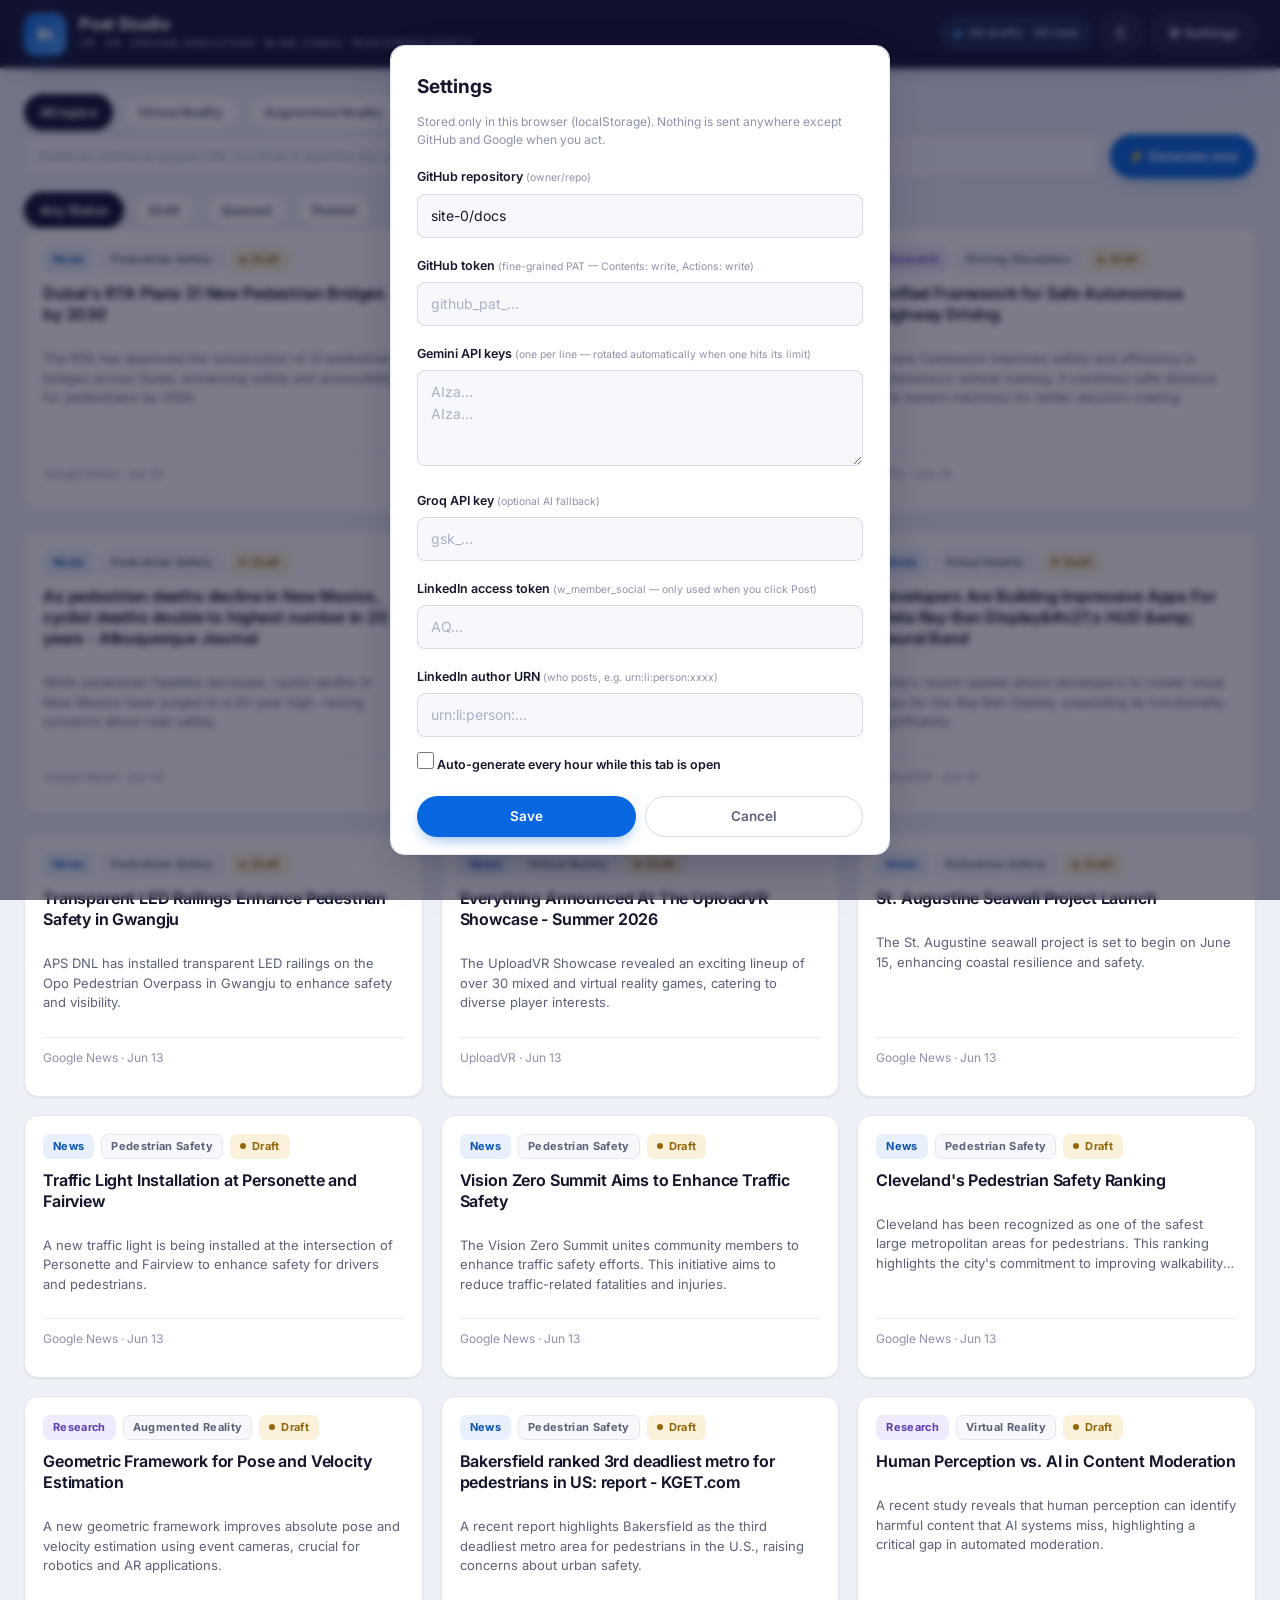
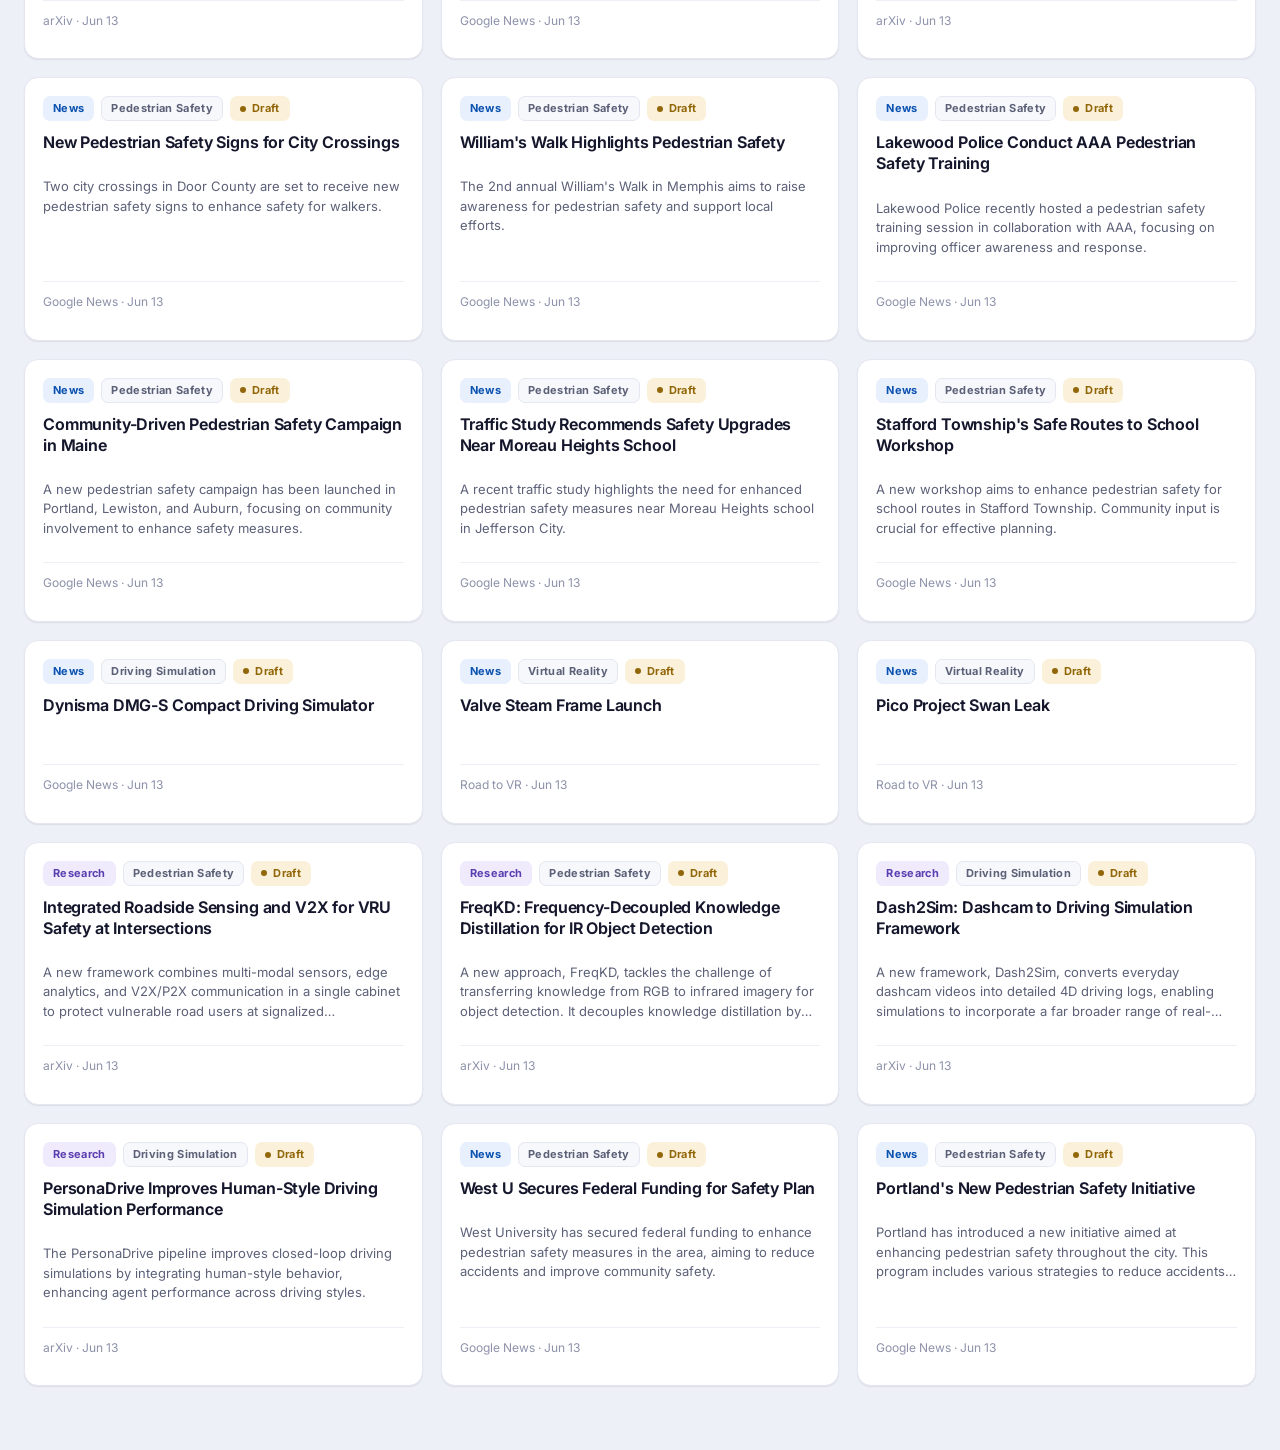
<file: docs/index.html>
<!DOCTYPE html>
<html lang="en">
<head>
  <meta charset="UTF-8" />
  <meta name="viewport" content="width=device-width, initial-scale=1.0" />
  <title>VR/AR &amp; Road-Safety — LinkedIn Post Studio</title>
  <!-- load CSS cache-busted so deploys always show the latest -->
  <script>document.write('<link rel="stylesheet" href="styles.css?v=' + Date.now() + '">');</script>
  <link rel="preconnect" href="https://fonts.googleapis.com" />
  <link href="https://fonts.googleapis.com/css2?family=Inter:wght@400;500;600;700&display=swap" rel="stylesheet" />
  <!-- slide fonts (live carousel preview) -->
  <link href="https://fonts.googleapis.com/css2?family=Anton&family=Bebas+Neue&family=Poppins:wght@400;500;600;700&display=swap" rel="stylesheet" />
</head>
<body>
  <header class="topbar">
    <div class="topbar-inner">
    <div class="brand">
      <span class="logo">in</span>
      <div>
        <h1>Post Studio</h1>
        <p class="tagline">VR · AR · Driving Simulation · Blind Zones · Pedestrian Safety</p>
      </div>
    </div>
    <div class="topbar-actions">
      <span id="status-pill" class="pill">Loading…</span>
      <button id="refresh-btn" class="btn ghost" title="Reload posts">↻</button>
      <button id="settings-btn" class="btn ghost">⚙ Settings</button>
    </div>
    </div>
  </header>

  <main id="app">
    <!-- views injected here -->
  </main>

  <!-- Settings modal -->
  <div id="settings-modal" class="modal hidden">
    <div class="modal-card">
      <h2>Settings</h2>
      <p class="hint">Stored only in this browser (localStorage). Nothing is sent anywhere except GitHub and Google when you act.</p>

      <label>GitHub repository <small>(owner/repo)</small></label>
      <input id="set-repo" type="text" placeholder="yourname/linkedin" />

      <label>GitHub token <small>(fine-grained PAT — Contents: write, Actions: write)</small></label>
      <input id="set-ghtoken" type="password" placeholder="github_pat_…" />

      <label>Gemini API keys <small>(one per line — rotated automatically when one hits its limit)</small></label>
      <textarea id="set-gemini" rows="3" placeholder="AIza…&#10;AIza…"></textarea>

      <label>Groq API key <small>(optional AI fallback)</small></label>
      <input id="set-groq" type="password" placeholder="gsk_…" />

      <label>LinkedIn access token <small>(w_member_social — only used when you click Post)</small></label>
      <input id="set-litoken" type="password" placeholder="AQ…" />

      <label>LinkedIn author URN <small>(who posts, e.g. urn:li:person:xxxx)</small></label>
      <input id="set-liurn" type="text" placeholder="urn:li:person:…" />

      <label class="checkbox" style="margin-top:14px">
        <input id="set-autohour" type="checkbox" />
        <span>Auto-generate every hour while this tab is open</span>
      </label>

      <div class="modal-actions">
        <button id="set-save" class="btn primary">Save</button>
        <button id="set-cancel" class="btn ghost">Cancel</button>
      </div>
      <p class="hint" id="set-status"></p>
    </div>
  </div>

  <div id="toast" class="toast hidden"></div>

  <!-- load JS cache-busted, in order (slide-render before app) -->
  <script>
    (function () {
      var v = "?v=" + Date.now();
      ["slide-render.js", "app.js"].forEach(function (src) {
        var s = document.createElement("script");
        s.src = src + v; s.async = false;
        document.body.appendChild(s);
      });
    })();
  </script>
</body>
</html>
</file>
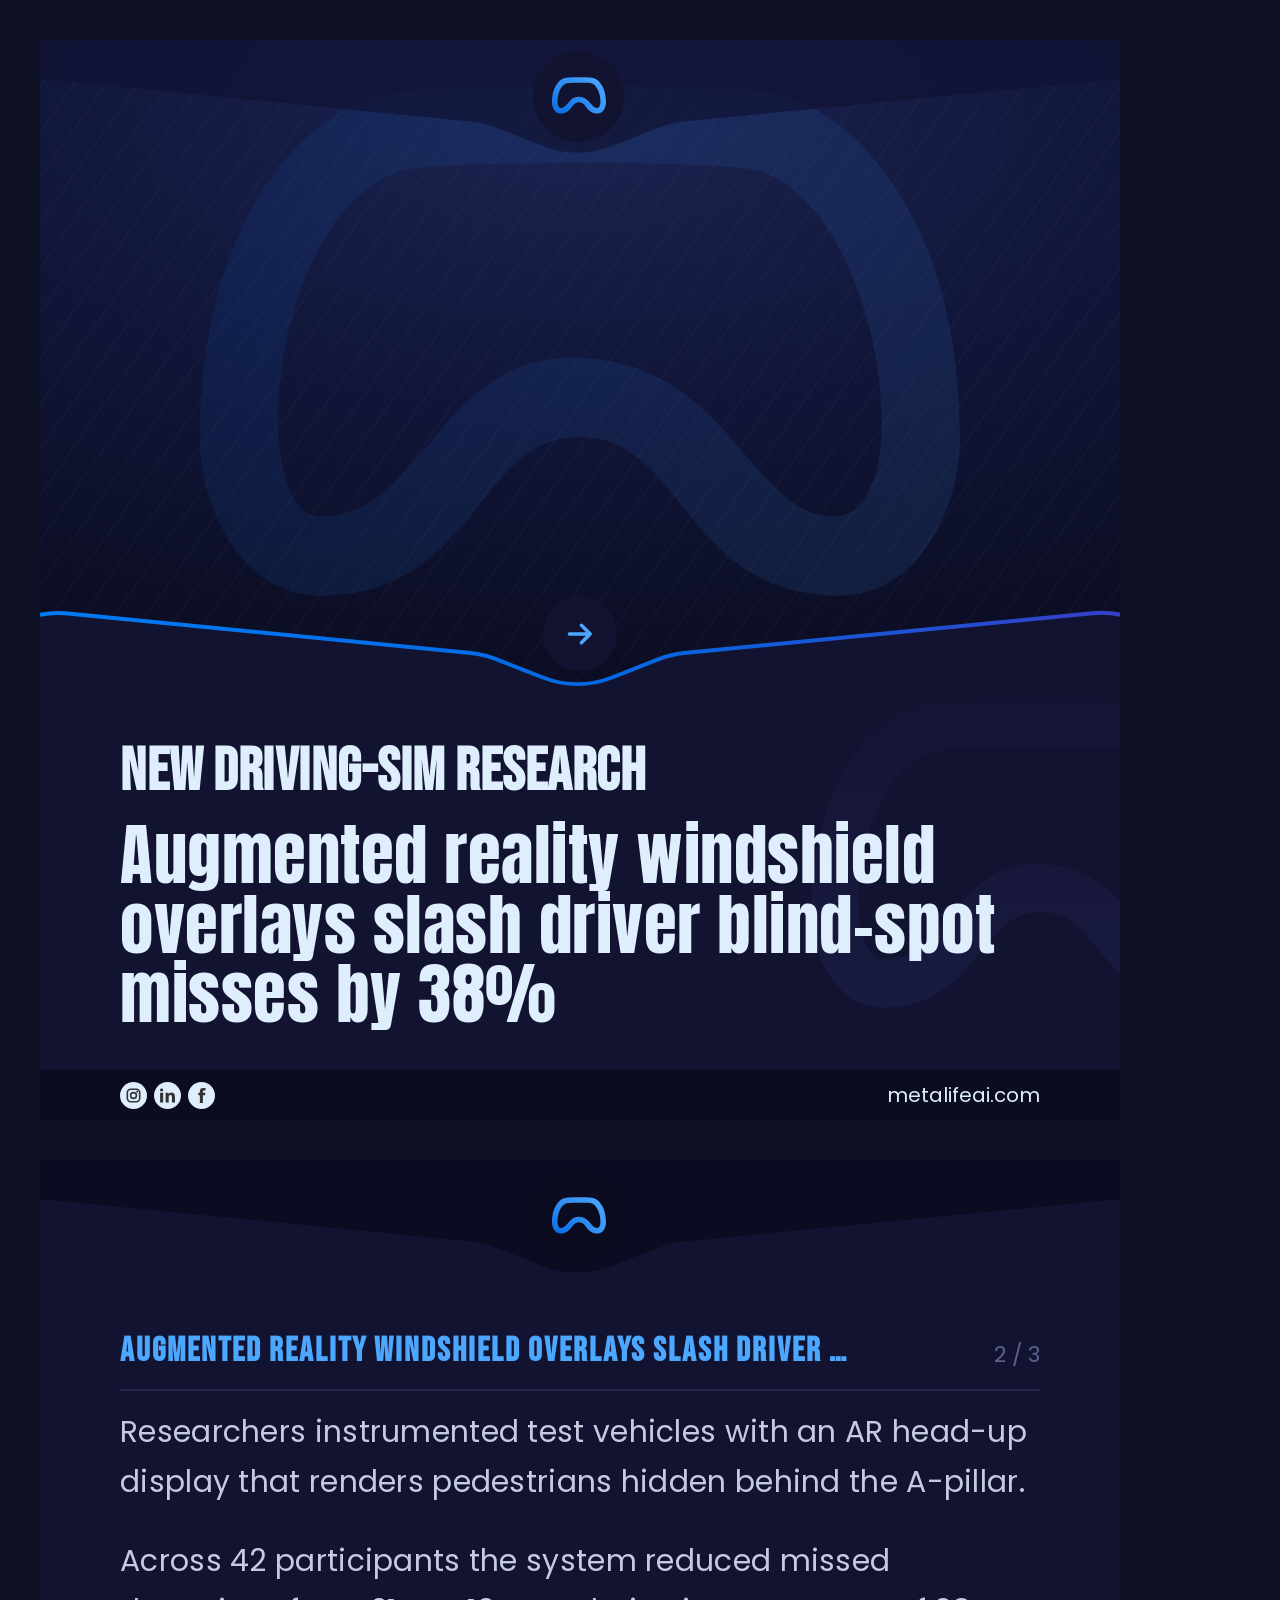
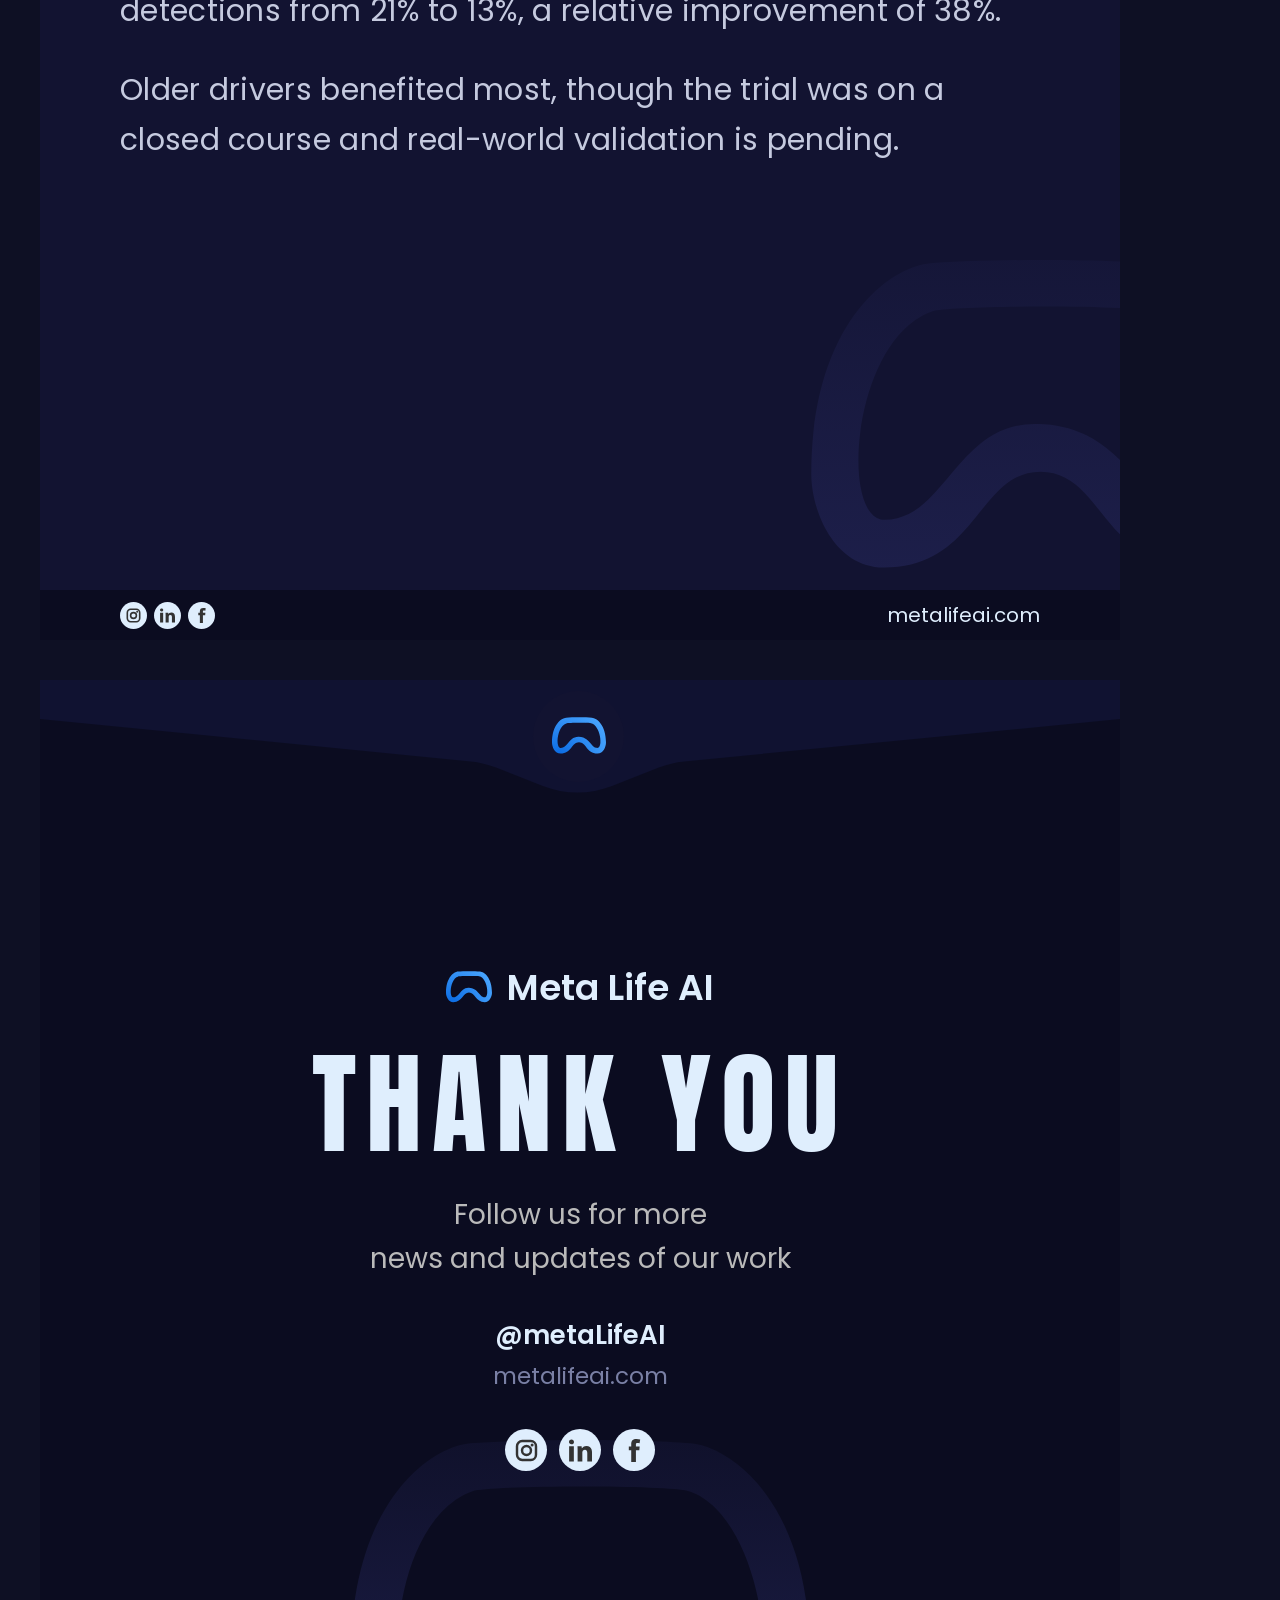
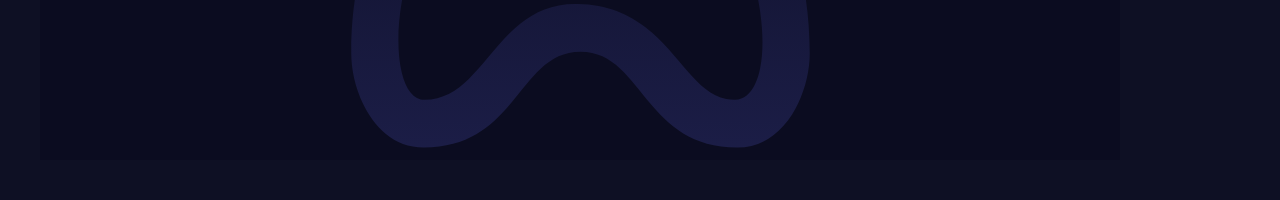
<file: docs/render.html>
<!DOCTYPE html>
<html lang="en">
<head>
  <meta charset="UTF-8" />
  <!-- Slide fonts. The server renderer waits for document.fonts.ready. -->
  <link rel="preconnect" href="https://fonts.googleapis.com" />
  <link rel="preconnect" href="https://fonts.gstatic.com" crossorigin />
  <link href="https://fonts.googleapis.com/css2?family=Anton&family=Bebas+Neue&family=Poppins:wght@400;500;600;700&display=swap" rel="stylesheet" />
  <style>
    html, body { margin: 0; padding: 0; background: #0e1024; }
    #slides { display: flex; flex-direction: column; gap: 40px; padding: 40px; }
    .ml-slide { width: 1080px; height: 1080px; position: relative; overflow: hidden; background: #121331; }
  </style>
  <script src="slide-render.js"></script>
</head>
<body>
  <div id="slides"></div>
  <script>
    // Render slides from window.__SLIDES__ (set by Playwright via addInitScript
    // or by ?data=<base64-json>). Each becomes a .ml-slide div the renderer
    // screenshots individually.
    function getData() {
      if (window.__SLIDES__) return window.__SLIDES__;
      return { handle: "metalifeai.com", post: {
        template: "cover", kicker: "NEW DRIVING-SIM RESEARCH",
        headline: "Augmented reality windshield overlays slash driver blind-spot misses by 38%",
        summary: "A closed-course study with 42 drivers.",
        details: ["Researchers instrumented test vehicles with an AR head-up display that renders pedestrians hidden behind the A-pillar.",
                  "Across 42 participants the system reduced missed detections from 21% to 13%, a relative improvement of 38%.",
                  "Older drivers benefited most, though the trial was on a closed course and real-world validation is pending."],
        thank_you: true } };
    }
    async function build() {
      window.__SLIDES_READY__ = false;
      const data = getData();
      // make sure the slide fonts are loaded before measuring/fitting
      if (document.fonts && document.fonts.ready) { try { await document.fonts.ready; } catch (e) {} }
      window.MLSlides.renderInto(document.getElementById("slides"), data.post || {}, { handle: data.handle });
      window.__SLIDES_READY__ = true;
    }
    build();
    window.renderSlides = build;
  </script>
</body>
</html>
</file>
<file: docs/styles.css>
/* ============================================================================
   VR/AR & Road-Safety — LinkedIn Post Studio
   Visual system: harmonised with the Meta Life AI carousel brand the studio
   produces — deep navy ink, electric-blue accent, cool-neutral canvas.
   (Logic, IDs and the slide renderer are untouched; this is styling only.)
   ========================================================================== */

:root {
  /* canvas + surfaces */
  --bg:          #eef0f7;
  --bg-grad:     radial-gradient(1200px 600px at 80% -10%, #e7ecfb 0%, #eef0f7 55%);
  --surface:     #ffffff;
  --surface-2:   #f7f8fc;
  --stage:       #eef1fa;

  /* ink */
  --ink:         #15172c;
  --muted:       #5c6178;
  --faint:       #8d92aa;

  /* lines */
  --line:        #e4e6f1;
  --line-soft:   #edeef6;
  --line-strong: #d4d8e8;

  /* brand (matches the slides) */
  --navy:        #121331;
  --navy-2:      #0b0c20;
  --accent:      #0667e1;
  --accent-ink:  #0a51b0;
  --accent-2:    #4ca8ff;
  --accent-soft: #e8f1fe;
  --accent-ring: rgba(6,103,225,.22);

  /* semantic */
  --ok:        #0c7a4a;   --ok-bg:     #e6f5ec;
  --warn:      #92670a;   --warn-bg:   #fbf1da;
  --info:      #0a51b0;   --info-bg:   #e7f0fc;
  --violet:    #5b3fb0;   --violet-bg: #efeafc;
  --danger:    #b53a23;   --danger-bg: #fbeae6;

  --r:    14px;
  --r-sm: 10px;
  --r-xs: 8px;
  --pill: 999px;

  --shadow-sm: 0 1px 2px rgba(20,22,46,.05), 0 1px 1px rgba(20,22,46,.04);
  --shadow:    0 2px 4px rgba(20,22,46,.05), 0 8px 24px -10px rgba(20,22,46,.16);
  --shadow-lg: 0 18px 50px -18px rgba(15,17,44,.42);
}

* { box-sizing: border-box; }
html { -webkit-text-size-adjust: 100%; }
body {
  margin: 0;
  font-family: Inter, -apple-system, "Segoe UI", Roboto, sans-serif;
  background: var(--bg);
  background-image: var(--bg-grad);
  background-attachment: fixed;
  color: var(--ink);
  line-height: 1.55;
  -webkit-font-smoothing: antialiased;
  text-rendering: optimizeLegibility;
}
h1, h2, h3 { margin: 0; letter-spacing: -0.01em; }
a { color: var(--accent); text-decoration: none; }
a:hover { color: var(--accent-ink); }

::selection { background: var(--accent-2); color: #fff; }
::-webkit-scrollbar { width: 11px; height: 11px; }
::-webkit-scrollbar-thumb { background: #c8ccde; border: 3px solid transparent; border-radius: 99px; background-clip: padding-box; }
::-webkit-scrollbar-thumb:hover { background: #aeb3cb; background-clip: padding-box; }

/* ----------------------------------------------------------------- top bar */
.topbar {
  position: sticky; top: 0; z-index: 30;
  background: linear-gradient(180deg, #15163a 0%, var(--navy) 100%);
  border-bottom: 1px solid rgba(120,140,220,.16);
  box-shadow: 0 1px 0 rgba(0,0,0,.2), 0 10px 30px -22px rgba(0,0,0,.8);
}
.topbar-inner {
  max-width: 1500px; margin: 0 auto;
  padding: 12px 24px;
  display: flex; align-items: center; justify-content: space-between; gap: 16px;
}
.brand { display: flex; align-items: center; gap: 13px; min-width: 0; }
.logo {
  position: relative; display: grid; place-items: center; flex: 0 0 auto;
  width: 42px; height: 42px; border-radius: 12px;
  background: linear-gradient(140deg, #0667e1 0%, #4ca8ff 100%);
  color: #fff; font-weight: 800; font-size: 19px; letter-spacing: -0.02em;
  box-shadow: 0 6px 18px -4px rgba(6,103,225,.65), inset 0 1px 0 rgba(255,255,255,.4);
}
.brand h1 { font-size: 17px; font-weight: 700; color: #fff; line-height: 1.15; }
.tagline {
  margin: 1px 0 0; font-size: 11px; font-weight: 500; letter-spacing: 0.04em;
  color: #9aa0c6; text-transform: uppercase; white-space: nowrap;
  overflow: hidden; text-overflow: ellipsis; max-width: 60vw;
}
.topbar-actions { display: flex; align-items: center; gap: 8px; flex: 0 0 auto; }

.pill {
  font-size: 12px; font-weight: 600; letter-spacing: 0.01em;
  padding: 6px 13px; border-radius: var(--pill);
  background: rgba(76,168,255,.13); color: #aecdf6;
  border: 1px solid rgba(76,168,255,.26);
  display: inline-flex; align-items: center; gap: 7px; white-space: nowrap;
}
.pill::before {
  content: ""; width: 6px; height: 6px; border-radius: 50%;
  background: var(--accent-2); box-shadow: 0 0 0 3px rgba(76,168,255,.22);
}

/* ----------------------------------------------------------------- buttons */
.btn {
  font: inherit; font-weight: 600; font-size: 13.5px; cursor: pointer;
  border-radius: var(--pill); padding: 9px 17px; border: 1px solid transparent;
  display: inline-flex; align-items: center; gap: 7px; white-space: nowrap;
  transition: background .16s, border-color .16s, box-shadow .16s, transform .06s, color .16s;
}
.btn:active { transform: translateY(1px); }
.btn.primary {
  background: var(--accent); color: #fff;
  box-shadow: 0 6px 16px -6px rgba(6,103,225,.6);
}
.btn.primary:hover { background: #0a5bcf; box-shadow: 0 8px 22px -7px rgba(6,103,225,.7); }
.btn.ok { background: var(--ok); color: #fff; box-shadow: 0 6px 16px -7px rgba(12,122,74,.6); }
.btn.ok:hover { background: #0a6c41; }
.btn.danger { background: var(--danger-bg); color: var(--danger); }
.btn.danger:hover { background: #f6d9d2; }
.btn.subtle { background: var(--accent-soft); color: var(--accent-ink); border-color: #d5e6fb; }
.btn.subtle:hover { background: #ddebfd; border-color: #c2dcfa; }
.btn.ghost { background: var(--surface); border-color: var(--line-strong); color: var(--muted); }
.btn.ghost:hover { background: var(--surface-2); border-color: var(--line-strong); color: var(--ink); }
.btn:disabled { opacity: .45; cursor: not-allowed; box-shadow: none; }

/* ghost buttons living on the dark top bar */
.topbar .btn.ghost {
  background: rgba(255,255,255,.06); border-color: rgba(255,255,255,.16); color: #d4d8ef;
}
.topbar .btn.ghost:hover { background: rgba(255,255,255,.12); border-color: rgba(255,255,255,.28); color: #fff; }
#refresh-btn { padding: 9px 13px; font-size: 15px; }

/* ----------------------------------------------------------------- layout */
main { max-width: 1500px; margin: 0 auto; padding: 26px 24px 64px; }

/* view transition */
#app { animation: rise .28s ease both; }
@keyframes rise { from { opacity: 0; transform: translateY(6px); } to { opacity: 1; transform: none; } }

/* ----------------------------------------------------------------- filters */
.filters { display: flex; flex-wrap: wrap; gap: 9px; align-items: center; }
.filters + .filters { margin-top: 10px; }
.filters:last-of-type { margin-bottom: 22px; }
.chip {
  font-size: 13px; font-weight: 600; cursor: pointer;
  padding: 7px 15px; border-radius: var(--pill);
  background: var(--surface); border: 1px solid var(--line-strong); color: var(--muted);
  transition: background .15s, color .15s, border-color .15s, box-shadow .15s;
}
.chip:hover { border-color: #b9bed6; color: var(--ink); }
.chip.active {
  background: var(--navy); color: #fff; border-color: var(--navy);
  box-shadow: 0 5px 14px -6px rgba(18,19,49,.6);
}
/* second row (status) reads as a lighter sub-filter */
.filters + .filters .chip { font-size: 12.5px; padding: 6px 13px; }
.filters + .filters .chip.active { background: var(--accent); border-color: var(--accent); }
.spacer { flex: 1; }

/* ------------------------------------------------------------- generate bar */
.gen-bar { display: flex; gap: 10px; margin: 4px 0 14px; }
.gen-url {
  flex: 1; min-width: 0; font: inherit; font-size: 14px;
  padding: 10px 14px; border: 1px solid var(--line); border-radius: var(--pill, 999px);
  background: var(--surface); color: var(--ink);
}
.gen-url:focus { outline: none; border-color: var(--brand); box-shadow: 0 0 0 3px rgba(10,102,194,.15); }
.gen-bar .btn { white-space: nowrap; }
@media (max-width: 600px) { .gen-bar { flex-direction: column; } }

/* ----------------------------------------------------------------- cards */
.grid { display: grid; grid-template-columns: repeat(auto-fill, minmax(316px, 1fr)); gap: 18px; }
.card {
  position: relative; overflow: hidden;
  background: var(--surface); border: 1px solid var(--line);
  border-radius: var(--r); box-shadow: var(--shadow-sm);
  padding: 18px 18px 16px; display: flex; flex-direction: column; gap: 11px;
  cursor: pointer; transition: box-shadow .18s, transform .12s, border-color .18s;
}
.card::before {
  content: ""; position: absolute; left: 0; top: 0; bottom: 0; width: 3px;
  background: linear-gradient(180deg, var(--accent), var(--accent-2));
  opacity: 0; transition: opacity .18s;
}
.card:hover { box-shadow: var(--shadow); transform: translateY(-3px); border-color: var(--line-strong); }
.card:hover::before { opacity: 1; }
.card-meta { display: flex; gap: 7px; align-items: center; flex-wrap: wrap; }
.tag {
  font-size: 11px; font-weight: 700; letter-spacing: 0.03em;
  padding: 3px 9px; border-radius: 7px;
  background: var(--surface-2); color: var(--muted); border: 1px solid var(--line);
}
.tag.research { background: var(--violet-bg); color: var(--violet); border-color: transparent; }
.tag.news     { background: var(--info-bg);  color: var(--info);  border-color: transparent; }
/* status tags get a leading dot for instant scanning */
.tag[class*="status-"] { display: inline-flex; align-items: center; gap: 6px; border-color: transparent; }
.tag[class*="status-"]::before { content: ""; width: 6px; height: 6px; border-radius: 50%; background: currentColor; }
.tag.status-draft  { background: var(--warn-bg); color: var(--warn); }
.tag.status-queued { background: var(--info-bg); color: var(--info); }
.tag.status-posted { background: var(--ok-bg);   color: var(--ok); }
.card h3 { font-size: 16px; font-weight: 650; line-height: 1.32; color: var(--ink); letter-spacing: -0.01em; }
.card .summary {
  font-size: 13px; color: var(--muted); line-height: 1.5;
  display: -webkit-box; -webkit-line-clamp: 3; -webkit-box-orient: vertical; overflow: hidden;
}
.card .src {
  font-size: 12px; color: var(--faint); margin-top: auto;
  padding-top: 11px; border-top: 1px solid var(--line-soft);
  white-space: nowrap; overflow: hidden; text-overflow: ellipsis;
}

.empty, .loading {
  text-align: center; color: var(--muted);
  background: var(--surface); border: 1px solid var(--line); border-radius: var(--r);
  box-shadow: var(--shadow-sm);
}
.empty { padding: 72px 24px; }
.empty h2 { margin-bottom: 8px; font-size: 19px; color: var(--ink); }
.loading { padding: 56px; font-size: 14px; }
.loading::after { content: ""; display: inline-block; vertical-align: -2px; margin-left: 10px; width: 14px; height: 14px; border-radius: 50%; border: 2px solid var(--line-strong); border-top-color: var(--accent); animation: spin .8s linear infinite; }
@keyframes spin { to { transform: rotate(360deg); } }

/* ----------------------------------------------------------------- editor */
.back-link {
  display: inline-flex; align-items: center; gap: 6px;
  margin-bottom: 16px; font-weight: 600; font-size: 13.5px; color: var(--muted);
}
.back-link:hover { color: var(--accent); }
/* preview (large) on the LEFT, controls on the RIGHT */
.editor { display: grid; grid-template-columns: minmax(0,1fr) 460px; gap: 28px; align-items: start; }
.panel {
  background: var(--surface); border: 1px solid var(--line);
  border-radius: var(--r); box-shadow: var(--shadow-sm); padding: 22px;
}
.li-panel { order: -1; }                                   /* LinkedIn preview first → left column */
.editor > .panel:last-child { position: static; }
.editor > .panel:first-child { position: sticky; top: 82px; } /* controls stay in view while scrolling the big preview */
.panel h2 {
  font-size: 12px; font-weight: 700; letter-spacing: 0.08em; text-transform: uppercase;
  color: var(--faint); margin-bottom: 14px;
  padding-bottom: 12px; border-bottom: 1px solid var(--line-soft);
}

/* form fields */
label.field, .modal-card label {
  display: block; font-size: 12.5px; font-weight: 600; color: var(--ink);
  margin: 18px 0 7px;
}
label.field small, .modal-card small { font-weight: 400; color: var(--faint); }
input[type=text], input[type=password], textarea, select {
  width: 100%; font: inherit; font-size: 14px; padding: 10px 13px;
  border: 1px solid var(--line-strong); border-radius: var(--r-xs);
  background: var(--surface-2); color: var(--ink);
  transition: border-color .15s, box-shadow .15s, background .15s;
}
input::placeholder, textarea::placeholder { color: #aab0c6; }
input[type=text]:focus, input[type=password]:focus, textarea:focus, select:focus {
  outline: none; border-color: var(--accent); background: #fff;
  box-shadow: 0 0 0 3px var(--accent-ring);
}
textarea { resize: vertical; min-height: 96px; line-height: 1.55; }
#f-text.post, textarea.post { min-height: 200px; font-size: 14.5px; }
#f-details { min-height: 150px; }
#f-summary { min-height: 84px; }
.charcount { font-size: 12px; color: var(--faint); text-align: right; margin-top: 5px; }
.row { display: flex; gap: 8px; flex-wrap: wrap; align-items: center; }
.toolbar { display: flex; gap: 8px; flex-wrap: wrap; margin: 11px 0; }

/* checkbox */
.checkbox { display: flex; align-items: flex-start; gap: 9px; font-size: 13px; color: var(--muted); margin-top: 14px; line-height: 1.45; cursor: pointer; }
.checkbox input[type=checkbox] { width: 17px; height: 17px; margin: 1px 0 0; accent-color: var(--accent); cursor: pointer; flex: 0 0 auto; }

/* segmented template control */
.seg { display: flex; gap: 10px; }
.seg button {
  flex: 1; font: inherit; cursor: pointer; text-align: left;
  border: 1px solid var(--line-strong); border-radius: var(--r-sm); background: var(--surface-2);
  padding: 12px 14px; font-weight: 650; font-size: 13.5px; color: var(--ink);
  display: flex; flex-direction: column; gap: 3px;
  transition: border-color .15s, background .15s, box-shadow .15s, color .15s;
}
.seg button:hover { border-color: #b9bed6; }
.seg button small { font-weight: 400; color: var(--faint); font-size: 11px; }
.seg button.on {
  border-color: var(--accent); background: var(--accent-soft); color: var(--accent-ink);
  box-shadow: inset 0 0 0 1px var(--accent), 0 4px 12px -6px var(--accent-ring);
}
.seg button.on small { color: var(--accent-ink); opacity: .8; }

/* range rows */
.rng { display: flex; align-items: center; gap: 12px; font-size: 12px; font-weight: 600; color: var(--muted); margin-top: 10px; }
.rng input[type=range] { flex: 1; accent-color: var(--accent); height: 4px; }
#img-controls { padding: 12px 14px; margin-top: 12px; background: var(--surface-2); border: 1px solid var(--line); border-radius: var(--r-sm); }
#img-controls .rng:first-child { margin-top: 0; }

.detail-card { border: 1px solid var(--line); border-radius: var(--r-sm); padding: 11px; margin-bottom: 10px; background: var(--surface-2); }
.detail-card .d-head { border: 1px solid var(--line-strong); border-radius: 6px; padding: 7px 9px; flex: 1; }

/* AI image-prompt style blocks */
.ip-block { border: 1px solid var(--line); border-radius: var(--r-sm); padding: 11px; margin-bottom: 10px; background: var(--surface-2); }
.ip-head { display: flex; align-items: center; justify-content: space-between; margin-bottom: 6px; }
.ip-head span { font-size: 12px; font-weight: 600; color: var(--ink); }
.ip-copy { font: inherit; font-size: 12px; font-weight: 600; cursor: pointer; border: 1px solid var(--line-strong); background: var(--surface); color: var(--muted); border-radius: 999px; padding: 3px 11px; }
.ip-copy:hover { background: var(--surface-2); color: var(--brand-dark); border-color: var(--brand); }
.ip-text { width: 100%; min-height: 84px; font: inherit; font-size: 13px; line-height: 1.5; padding: 9px 11px; border: 1px solid var(--line); border-radius: 8px; background: var(--surface); color: var(--ink); box-sizing: border-box; resize: vertical; }

.hint { font-size: 12px; color: var(--faint); line-height: 1.5; }
#ed-status { margin-top: 10px; font-weight: 600; color: var(--accent-ink); min-height: 16px; }

/* ------------------------------------- LinkedIn post mock (real feed look) */
/* the preview sits on a "stage" canvas that fills the column, with the post
   card at LinkedIn's real feed width (555px) centered on it */
.li-panel {
  display: flex; flex-direction: column; align-items: center;
  padding: 28px; border-radius: var(--r); border: 1px solid var(--line);
  background:
    radial-gradient(circle at 1px 1px, rgba(18,19,49,.07) 1px, transparent 0) 0 0 / 18px 18px,
    var(--stage);
}
.li-panel > h2 { align-self: flex-start; padding: 0 0 16px; }
.li-card {
  background: #fff; border: 1px solid #e0dfdc; border-radius: 12px;
  overflow: hidden; width: 555px; max-width: 100%; font-size: 14px; color: #1b1f23;
  box-shadow: 0 2px 10px rgba(0,0,0,.08);
}
.li-top { display: flex; align-items: flex-start; gap: 8px; padding: 12px 16px 0; }
.li-avatar {
  width: 48px; height: 48px; border-radius: 50%; flex: 0 0 auto;
  background: linear-gradient(140deg, #0667e1, #4ca8ff); color: #fff;
  display: grid; place-items: center; font-weight: 800; font-size: 18px;
}
.li-meta { flex: 1; min-width: 0; line-height: 1.3; }
.li-name { font-weight: 600; font-size: 14px; color: #1b1f23; }
.li-deg { color: #00000099; font-weight: 400; font-size: 12px; }
.li-sub { font-size: 12px; color: #00000099; }
.li-more-dots { color: #00000099; font-weight: 700; padding: 0 4px; cursor: default; }
.li-caption {
  padding: 8px 16px 0; white-space: pre-wrap; font-size: 14px; line-height: 1.45; color: #1b1f23;
}
.li-caption.clamp { display: -webkit-box; -webkit-line-clamp: 3; -webkit-box-orient: vertical; overflow: hidden; }
.li-seemore { background: none; border: none; color: #00000099; font: inherit; font-size: 14px; cursor: pointer; padding: 2px 16px 8px; }
.li-seemore:hover { color: #0a66c2; text-decoration: underline; }

/* swipeable carousel viewport */
.li-carousel { position: relative; width: 100%; overflow: hidden; background: #000; user-select: none; touch-action: pan-y; }
.li-track { display: flex; height: 100%; transition: transform .28s cubic-bezier(.22,.61,.36,1); will-change: transform; }
.li-cell { flex: 0 0 auto; position: relative; overflow: hidden; }
.li-cell .ml-slide { width: 1080px; height: 1080px; position: relative; background: #121331; }
.li-nav {
  position: absolute; top: 50%; transform: translateY(-50%);
  width: 34px; height: 34px; border-radius: 50%; border: none; cursor: pointer;
  background: rgba(255,255,255,.92); color: #1b1f23; font-size: 20px; line-height: 1;
  display: grid; place-items: center; box-shadow: 0 1px 6px rgba(0,0,0,.3); z-index: 3;
}
.li-prev { left: 10px; } .li-next { right: 10px; }
.li-nav.hide { display: none; }
.li-count {
  position: absolute; top: 10px; right: 10px; z-index: 3;
  background: rgba(0,0,0,.6); color: #fff; font-size: 12px; font-weight: 600;
  padding: 3px 9px; border-radius: 999px;
}
.li-dots { display: flex; gap: 6px; justify-content: center; padding: 10px 0 2px; }
.li-dot { width: 7px; height: 7px; border-radius: 50%; background: #00000026; cursor: pointer; transition: background .15s; }
.li-dot.on { background: #0a66c2; }
.li-stats { display: flex; justify-content: space-between; font-size: 12px; color: #00000099; padding: 8px 16px; border-bottom: 1px solid #e8e8e8; }
.li-actions { display: flex; justify-content: space-around; padding: 4px 8px 8px; }
.li-actions span { font-size: 13px; font-weight: 600; color: #00000099; padding: 8px 10px; border-radius: 6px; cursor: default; }
.li-actions span:hover { background: #f3f2ef; }

/* --------------------------------------- scaled 1080×1080 slide previews */
.slides-preview {
  display: flex; flex-direction: column; gap: 18px; align-items: center;
  padding: 20px; border-radius: var(--r-sm);
  background:
    radial-gradient(circle at 1px 1px, rgba(18,19,49,.07) 1px, transparent 0) 0 0 / 18px 18px,
    var(--stage);
  border: 1px solid var(--line);
}
/* base slide box (full 1080² so autofit/pagination can measure layout) */
.ml-slide { width: 1080px; height: 1080px; position: relative; overflow: hidden; background: #121331; }
.slide-scale {
  position: relative; width: 340px; height: 340px;
  border-radius: 14px; overflow: hidden; flex: 0 0 auto;
  box-shadow: 0 12px 30px -12px rgba(11,12,32,.55), 0 0 0 1px rgba(11,12,32,.06);
}
.slide-scale .ml-slide { transform: scale(0.3148); transform-origin: top left; }
.slide-num {
  position: absolute; top: 10px; right: 10px; z-index: 5;
  background: rgba(11,12,32,.62); color: #fff; font-size: 12px; font-weight: 600;
  padding: 3px 10px; border-radius: var(--pill);
  backdrop-filter: blur(4px); border: 1px solid rgba(255,255,255,.14);
}

/* ----------------------------------------------------------------- modal */
.modal {
  position: fixed; inset: 0; z-index: 60;
  background: rgba(15,16,40,.55); backdrop-filter: blur(3px);
  display: grid; place-items: center; padding: 20px;
  animation: fade .18s ease both;
}
@keyframes fade { from { opacity: 0; } to { opacity: 1; } }
.modal.hidden { display: none; }
.modal-card {
  background: var(--surface); border: 1px solid var(--line);
  border-radius: var(--r); padding: 26px; width: min(500px, 100%);
  max-height: 90vh; overflow-y: auto; box-shadow: var(--shadow-lg);
  animation: pop .22s cubic-bezier(.2,.8,.25,1) both;
}
@keyframes pop { from { opacity: 0; transform: translateY(10px) scale(.98); } to { opacity: 1; transform: none; } }
.modal-card h2 { font-size: 19px; margin-bottom: 6px; color: var(--ink); }
.modal-card > .hint:first-of-type { margin-bottom: 4px; }
.modal-card input { background: var(--surface-2); }
.modal-actions { display: flex; gap: 9px; margin-top: 22px; }
.modal-actions .btn { flex: 1; justify-content: center; }
#set-status:not(:empty) { margin-top: 12px; font-weight: 600; color: var(--accent-ink); }

/* ----------------------------------------------------------------- toast */
.toast {
  position: fixed; bottom: 26px; left: 50%; transform: translateX(-50%);
  background: var(--navy); color: #fff; padding: 13px 22px; border-radius: var(--r-sm);
  font-size: 14px; font-weight: 500; z-index: 80;
  box-shadow: var(--shadow-lg); border: 1px solid rgba(255,255,255,.1);
  display: flex; align-items: center; gap: 9px;
  animation: toast-in .26s cubic-bezier(.2,.8,.25,1) both;
}
@keyframes toast-in { from { opacity: 0; transform: translate(-50%, 14px); } to { opacity: 1; transform: translate(-50%, 0); } }
.toast::before { content: ""; width: 8px; height: 8px; border-radius: 50%; background: var(--accent-2); flex: 0 0 auto; }
.toast.ok { background: #0c5a39; }
.toast.ok::before { background: #5cf0a8; }
.toast.err { background: #8d2a17; }
.toast.err::before { background: #ff9b86; }
.toast.hidden { display: none; }

/* ----------------------------------------------------------------- responsive */
@media (max-width: 900px) {
  .editor { grid-template-columns: 1fr; }
  .editor > .panel:last-child,
  .editor > .panel:first-child { position: static; }
  /* stacked panel is full-width here, so the 340px preview (base rule) fits */
}
@media (max-width: 600px) {
  main { padding: 18px 14px 56px; }
  .topbar-inner { padding: 11px 16px; }
  .tagline { display: none; }
  .grid { grid-template-columns: 1fr; }
  .filters .btn.primary { width: 100%; justify-content: center; }
  /* shrink the preview box AND its inner slide together so it never clips */
  .slide-scale { width: 280px; height: 280px; }
  .slide-scale .ml-slide { transform: scale(0.2593); }
}
</file>
